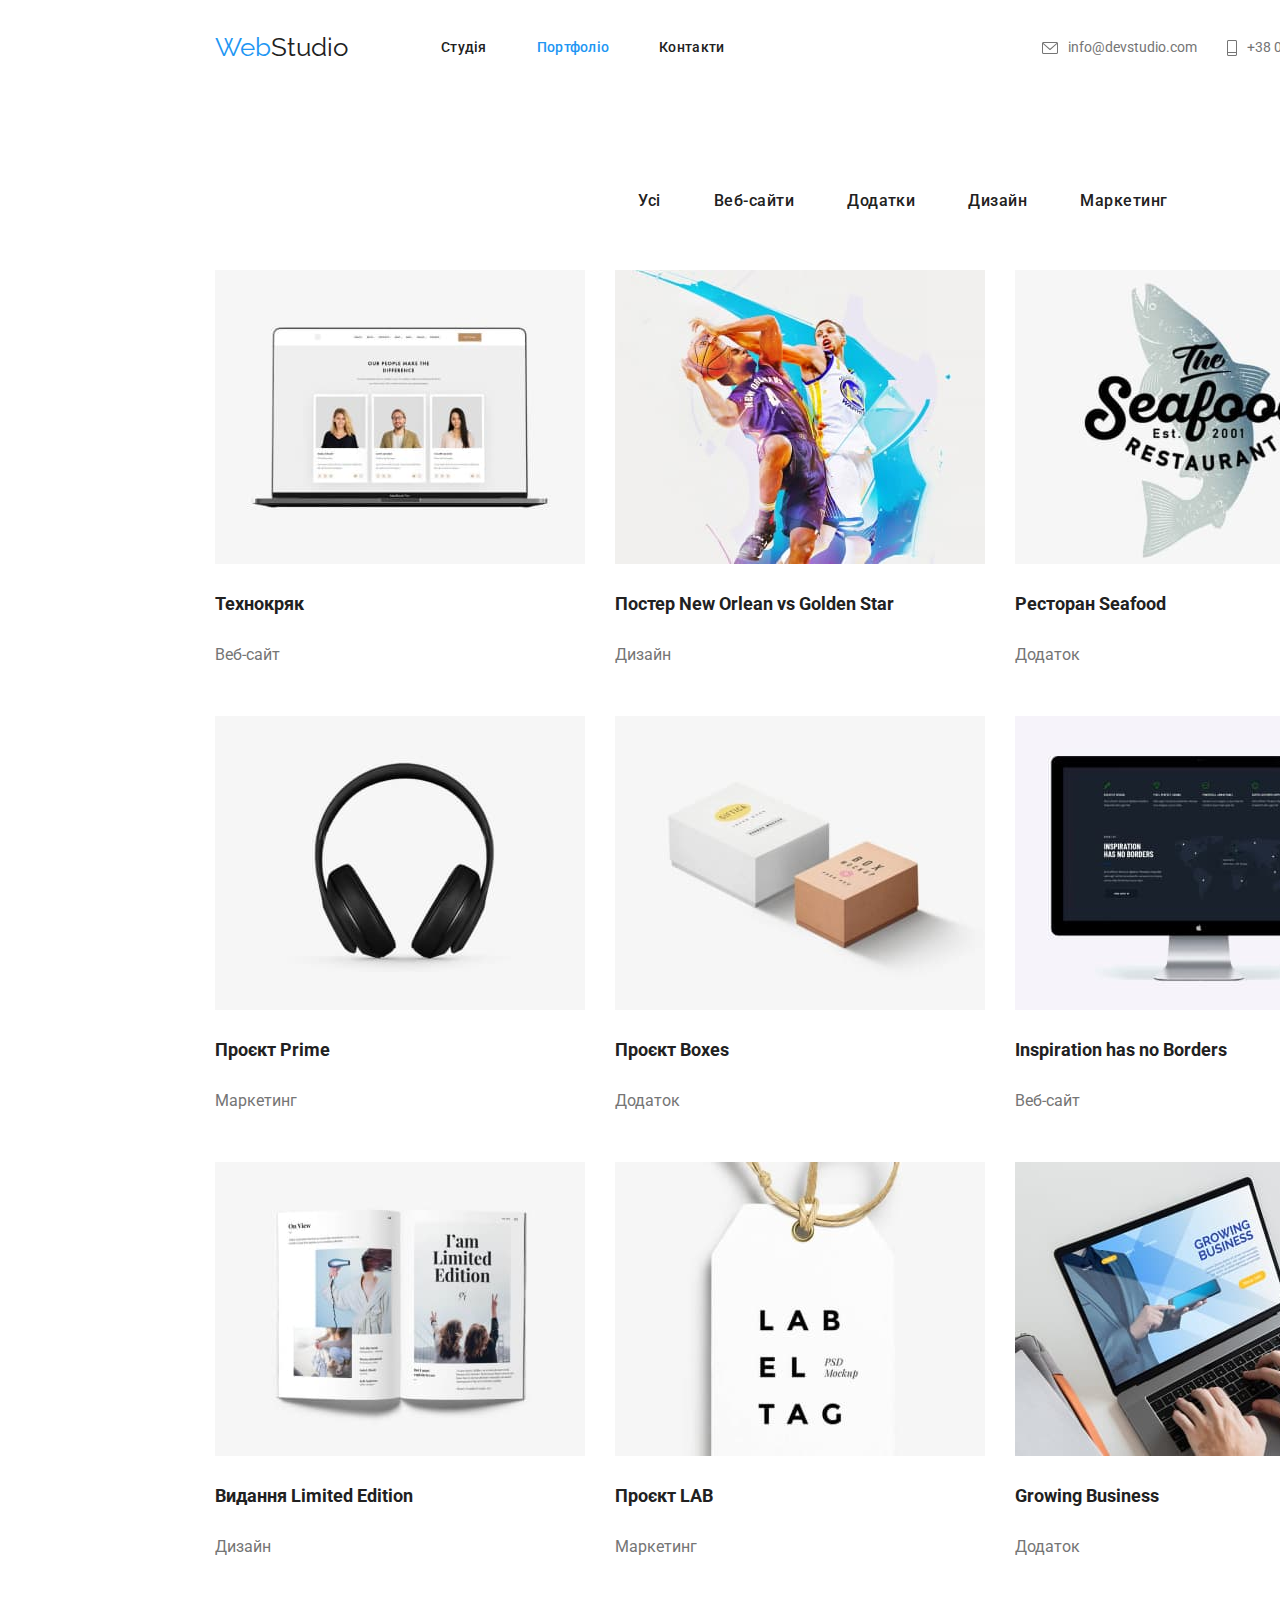
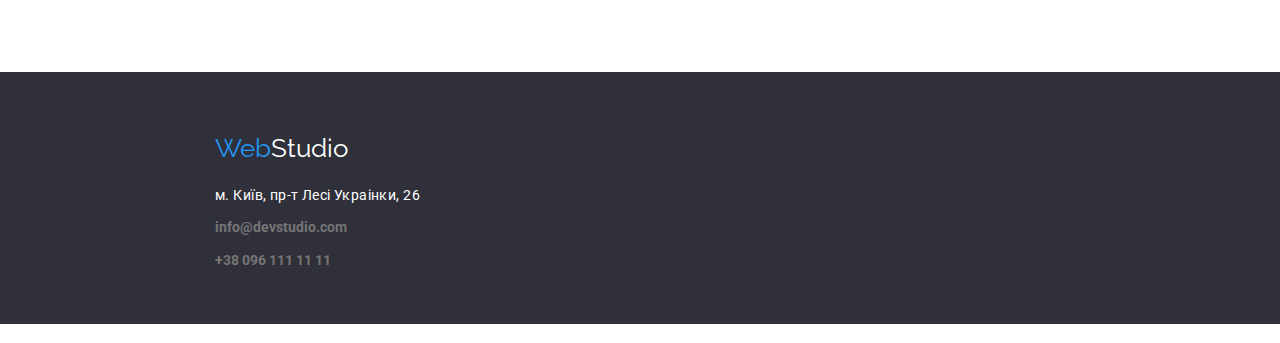
<file: portfolio.html>
<!DOCTYPE html>
<html lang="uk">
  <head>
    <meta charset="UTF-8" />
    <meta http-equiv="X-UA-Compatible" content="IE=edge" />
    <meta name="viewport" content="width=device-width, initial-scale=1.0" />
    <title>Document</title>
    <link rel="stylesheet" href="./css/styles.css" />
    <link
      href="https://fonts.googleapis.com/css2?family=Montserrat:wght@400;500;600&family=Raleway:wght@700&family=Roboto:wght@400;500;700;900&display=swap"
      rel="stylesheet"
    />
    <link
      rel="stylesheet"
      href="https://cdnjs.cloudflare.com/ajax/libs/modern-normalize/1.1.0/modern-normalize.min.css"
      integrity="sha512-wpPYUAdjBVSE4KJnH1VR1HeZfpl1ub8YT/NKx4PuQ5NmX2tKuGu6U/JRp5y+Y8XG2tV+wKQpNHVUX03MfMFn9Q=="
      crossorigin="anonymous"
      referrerpolicy="no-referrer"
    />
    <link rel="stylesheet" href="./css/styles.css" />
  </head>
  <body>
    <header>
      <div class="header-container">
        <div class="wrap-container">
          <a href="./index.html"
            ><span class="logo-first">Web</span
            ><span class="logo-second">Studio</span></a
          >
        </div>
        <nav>
          <ul class="site-nav-list">
            <li class="site-nav-list-item">
              <a href="./index.html" class="link">Студія</a>
            </li>
            <li class="site-nav-list-item">
              <a href="./portfolio.html" class="link current">Портфоліо</a>
            </li>
            <li class="site-nav-list-item">
              <a href="#" class="link">Контакти</a>
            </li>
          </ul>
        </nav>
        <ul class="contacts-list">
          <li class="contacts-list-li">
            <img src="./images/letter.svg" alt="letter" class="contacts-img" />
            <a
              href="mailto:info@devstudio.com"
              class="contacts-link contacts-abt"
              >info@devstudio.com</a
            >
          </li>
          <li class="contacts-list-li">
            <img src="./images/mobile.svg" alt="mobile" class="contacts-img" />
            <a href="tel:+380961111111" class="contacts-link"
              >+38 096 111 11 11</a
            >
          </li>
        </ul>
      </div>
    </header>
    <main>
      <section class="wrap-section">
        <h1 hidden>Портфоліо</h1>
        <ul class="potf-nav">
          <li><button type="button" class="buttons-nav">Усі</button></li>
          <li><button type="button" class="buttons-nav">Веб-сайти</button></li>
          <li><button type="button" class="buttons-nav">Додатки</button></li>
          <li><button type="button" class="buttons-nav">Дизайн</button></li>
          <li><button type="button" class="buttons-nav">Маркетинг</button></li>
        </ul>
        <ul class="potf-wrap">
          <li>
            <a href="">
              <img
                src="./images/technocrack.jpg"
                alt="technocrack"
                width="370"
              />
              <h3 class="portfolio-title">Технокряк</h3>
              <p class="portfolio-descr">Веб-сайт</p>
            </a>
          </li>
          <li>
            <a href="">
              <img
                src="./images/poster.jpg"
                alt="poster new orlean vs golden star"
                width="370"
              />
              <h3 class="portfolio-title">Постер New Orlean vs Golden Star</h3>
              <p class="portfolio-descr">Дизайн</p>
            </a>
          </li>
          <li>
            <a href="">
              <img
                src="./images/seafood-restaurant.jpg"
                alt="seafood restaurant"
                width="370"
              />
              <h3 class="portfolio-title">Ресторан Seafood</h3>
              <p class="portfolio-descr">Додаток</p>
            </a>
          </li>
          <li>
            <a href="">
              <img
                src="./images/project-prime.jpg"
                alt="project prime"
                width="370"
              />
              <h3 class="portfolio-title">Проєкт Prime</h3>
              <p class="portfolio-descr">Маркетинг</p>
            </a>
          </li>
          <li>
            <a href="">
              <img
                src="./images/boxes-project.jpg"
                alt="boxes project"
                width="370"
              />
              <h3 class="portfolio-title">Проєкт Boxes</h3>
              <p class="portfolio-descr">Додаток</p>
            </a>
          </li>
          <li>
            <a href="">
              <img
                src="./images/inspiration-has-no-borders.jpg"
                alt="inspiration has no borders"
                width="370"
              />
              <h3 class="portfolio-title">Inspiration has no Borders</h3>
              <p class="portfolio-descr">Веб-сайт</p>
            </a>
          </li>
          <li>
            <a href="">
              <img
                src="./images/limited-edition.jpg"
                alt="limited edition"
                width="370"
              />
              <h3 class="portfolio-title">Видання Limited Edition</h3>
              <p class="portfolio-descr">Дизайн</p>
            </a>
          </li>
          <li>
            <a href="">
              <img
                src="./images/lab-project.jpg"
                alt="lab project"
                width="370"
              />
              <h3 class="portfolio-title">Проєкт LAB</h3>
              <p class="portfolio-descr">Маркетинг</p>
            </a>
          </li>
          <li>
            <a href="">
              <img
                src="./images/growing-business.jpg"
                alt="growing business"
                width="370"
              />
              <h3 class="portfolio-title">Growing Business</h3>
              <p class="portfolio-descr">Додаток</p>
            </a>
          </li>
        </ul>
      </section>
    </main>
    <footer class="footer">
      <div class="footer-wrap">
        <a href="/" class="wrap-logo"
          ><span class="logo-first">Web</span
          ><span class="logo-second-footer">Studio</span></a
        >
        <address>
          <ul class="wrap-adress">
            <li class="mr-footer-9">
              <a
                href="https://goo.gl/maps/CPtrU1FHBa2aNyZL9"
                target="_blank"
                rel="noopener noreferrer nofollow"
                class="footer-item-adress"
                >м. Київ, пр-т Лесі Украінки, 26</a
              >
            </li>
            <li class="mr-footer-9">
              <a href="mailto:info@devstudio.com" class="footer-item-mail"
                >info@devstudio.com</a
              >
            </li>
            <li class="mr-footer-9">
              <a href="tel:+380961111111" class="footer-item-tel"
                >+38 096 111 11 11</a
              >
            </li>
          </ul>
        </address>
      </div>
    </footer>
  </body>
</html>
</file>
<file: css/styles.css>
:root {
  --first-color: #212121;
  --second-color: #ffff;
  --third-color: #2196f3;
  --btn-color-hover: #188ce8;
  --fourth-color: #757575;
  --fifth-color: #2f303a;
  --sixth-color: #f5f4fa;
}
body {
  color: var(--first-color);
  font-family: "Roboto", sans-serif;
  width: 1600px;
  margin-left: auto;
  margin-right: auto;
}
a {
  text-decoration: none;
  color: var(--first-color);
}
ul {
  list-style: none;
  padding: 0;
  margin: 0;
}
.logo-first {
  color: var(--third-color);
  font-family: "Raleway";
  font-size: 26px;
  line-height: 1.19;
}
.logo-second {
  color: var(--first-color);
  font-family: "Raleway";
  font-size: 26px;
  line-height: 1.19;
}
.logo-second-footer {
  color: var(--second-color);
  font-family: "Raleway";
  font-size: 26px;
  line-height: 1.19;
}
.contacts-list {
  font-size: 14px;
  margin-left: 318px;
  line-height: 1.14;
  display: flex;
}
.contacts-list-li {
  display: flex;
  align-items: center;
}
.contacts-abt {
  margin-right: 30px;
}
.contacts-img {
  margin-right: 10px;
}
.contacts-link {
  color: var(--fourth-color);
}
.contacts-list .contacts-link:focus,
.contacts-list .contacts-link:hover,
.site-nav-list .contacts-link:focus,
.site-nav-list .contacts-link:hover {
  color: var(--third-color);
}

.site-nav-list {
  font-size: 14px;
  line-height: 1.14;
  font-weight: 500;
  letter-spacing: 0.02em;
  display: flex;
  margin-top: 32px;
  margin-bottom: 32px;
}
.site-nav-list-item {
  margin-right: 50px;
}
.site-nav-list-item:last-child {
  margin-right: 0;
}
.link:focus,
.link:hover {
  color: var(--third-color);
}

.site-nav-list .link.current {
  color: var(--third-color);
}
.main {
  background-color: var(--fifth-color);
  width: 1600px;
  height: 600px;
  display: block;
  margin-left: auto;
  margin-right: auto;
  position: relative;
  margin-bottom: 94px;
  background-image: url(/webstudio/images/img-fon.jpg);
}
.main-container {
  position: absolute;
  width: 1600px;
  height: 600px;
}
.main-title {
  color: var(--second-color);
  font-size: 44px;
  line-height: 1.44;
  text-align: center;
  text-transform: uppercase;
  margin-top: 200px;
}
.section {
  width: 1170px;
  margin-left: auto;
  margin-right: auto;
}
.section-title {
  color: var(--first-color);
  font-size: 36px;
  line-height: 1.16;
  text-align: center;
  margin-bottom: 50px;
}

.benefits-title {
  font-size: 14px;
  line-height: 1.14;
  text-transform: uppercase;
  margin-top: 30px;
}
.benefits-list {
  display: flex;
  justify-content: space-between;
}
.btn {
  color: var(--second-color);
  background-color: var(--third-color);
  font-weight: 700;
  font-size: 16px;
  line-height: 1.87;
  align-items: center;
  cursor: pointer;
  display: inline-block;
  padding: 10px 32px 10px 32px;
  font-family: inherit;
  border-radius: 4px;
  border: 0;
  display: block;
  margin-left: auto;
  margin-right: auto;
  min-width: 200px;
  letter-spacing: 0.06em;
}
.btn:hover,
.btn:focus {
  color: var(--second-color);
  background: var(--btn-color-hover);
}
.profession-signature {
  color: var(--fourth-color);
}
.social-link {
  text-align: center;
  margin-bottom: 30px;
}
.social-item:hover,
.social-item:focus {
  /* background: var(--third-color); */
}
.footer {
  background-color: var(--fifth-color);
  height: 252px;
}
.footer-wrap {
  display: inline-block;
  margin-top: 61px;
  margin-bottom: 61px;
  margin-left: 215px;
}
.wrap-logo {
  display: block;
  margin-bottom: 20px;
}
.wrap-adress {
  line-height: 9px;
}
.mr-footer-9 {
  margin-bottom: 9px;
}
.footer-item-adress {
  color: var(--second-color);
  font-style: normal;
  font-size: 14px;
  line-height: 1.71;
  letter-spacing: 0.03em;
}
.footer-item-mail,
.footer-item-tel {
  color: var(--fourth-color);
  font-style: normal;
  font-weight: bold;
  font-size: 14px;
  line-height: 1.71;
}
.footer-item-adress:focus,
.footer-item-adress:hover,
.footer-item-mail:focus,
.footer-item-mail:hover,
.footer-item-tel:focus,
.footer-item-tel:hover {
  color: var(--third-color);
}
.benefits-descr {
  color: var(--fourth-color);
  font-size: 14px;
  width: 270px;
  line-height: 1.71;
}

.buttons-nav {
  color: var(--first-color);
  background-color: var(--second-color);
  font-size: 16px;
  font-weight: 500;
  line-height: 1.62;
  letter-spacing: 0.03em;
  text-align: center;
  cursor: pointer;
  font-family: inherit;
  border-radius: 4px;
  border: 0;
  padding: 6px 22px;
  margin-right: 9px;
  margin-bottom: 50px;
}
.buttons-nav:active,
.buttons-nav:hover {
  color: var(--second-color);
  background-color: var(--third-color);
}
.portfolio-title {
  color: var(--first-color);
  font-size: 18px;
  line-height: 2;
}
.portfolio-descr {
  color: var(--fourth-color);
  font-size: 16px;
  line-height: 1.87;
}
.wrap-section {
  display: block;
  margin-left: auto;
  margin-right: auto;
  margin-left: 215px;
}
.potf-wrap {
  width: 1170px;
  display: flex;
  flex-wrap: wrap;
  gap: 30px;
  margin-bottom: 94px;
  /* justify-content: space-between; */
}
.potf-nav {
  display: flex;
  justify-content: center;
  margin-top: 94px;
}
.header-container {
  width: 1600px;
  margin: 0 auto;
  display: flex;
  align-items: center;
}
.wrap-container {
  margin: 24px 93px 25px 215px;
}
.bac-color {
  width: 1600px;
  height: 648px;
  background-color: var(--sixth-color);
  position: relative;
  display: flex;
  /* align-items: center; */
  justify-content: center;
}
.team-wrap {
  /* position: absolute;
  margin: 0 auto; */
  width: 1170px;
  margin-top: 94px;
}
.mrg-94 {
  margin-bottom: 94px;
}
.mrg-t94 {
  margin-top: 94px;
}
.wd-94 {
  height: 708px;
}
.team-dsc {
  text-align: center;
  margin-top: 30px;
  margin-bottom: 16px;
  line-height: 10px;
  padding: 0px;
}
.team-foto-dsc {
  background-color: var(--second-color);
}
.cart-title {
  width: 270px;
  background-color: var(--second-color);
  border-radius: 0px 0px 4px 4px;
  box-shadow: 0px 1px 3px rgba(0, 0, 0, 0.12), 0px 1px 1px rgba(0, 0, 0, 0.14),
    0px 2px 1px rgba(0, 0, 0, 0.2);
}
.customers-wrap {
  width: 1170px;
  margin: 0 auto;
  margin-bottom: 94px;
  /* text-align: center; */
}
.customers-list {
  display: flex;
  justify-content: space-between;
}
</file>
